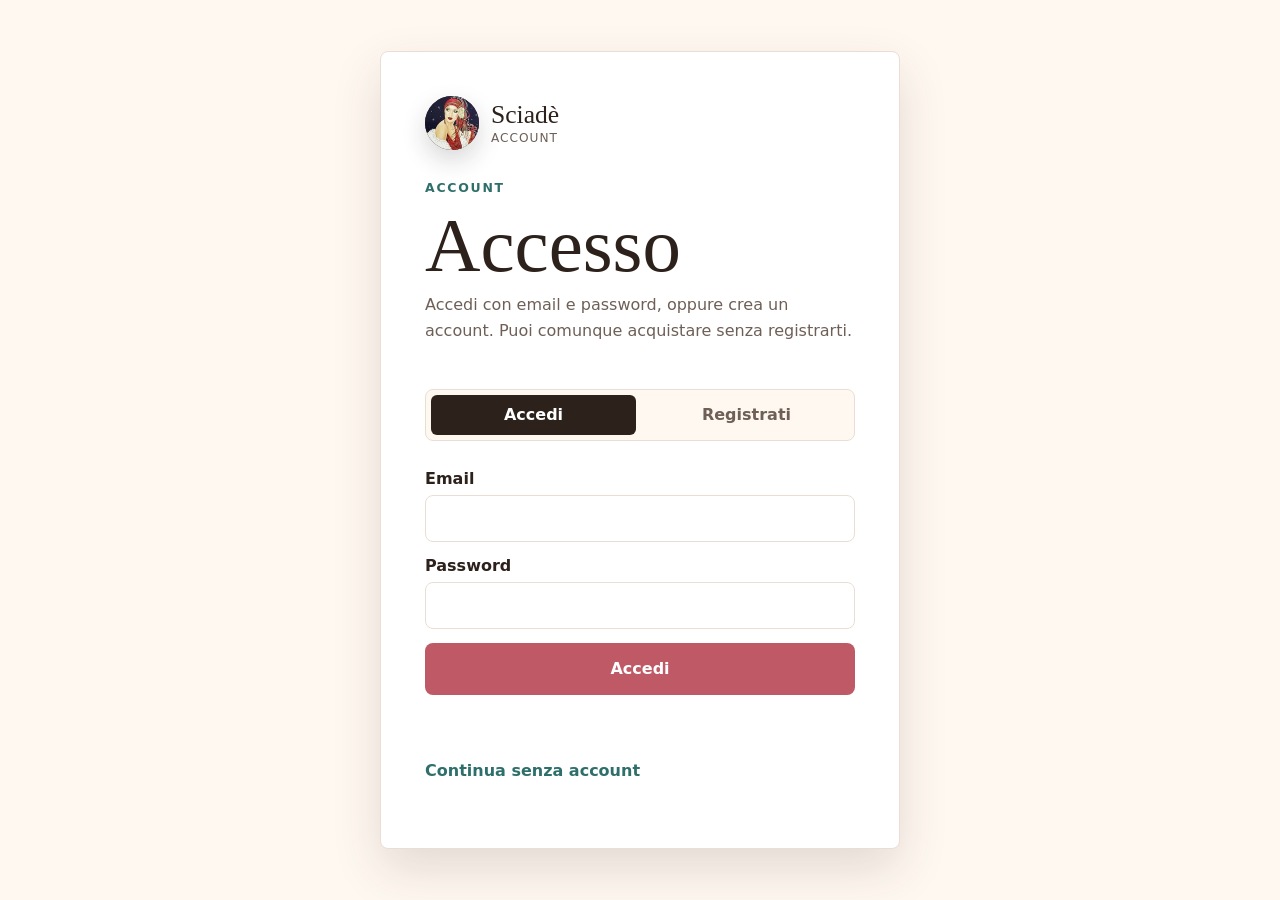
<file: frontend/login.html>
<!doctype html>
<html lang="it">
  <head>
    <meta charset="utf-8" />
    <meta name="viewport" content="width=device-width, initial-scale=1" />
    <title>Accesso | Sciadè</title>
    <meta name="description" content="Accesso all'account Sciadè." />
    <link rel="stylesheet" href="styles.css?v=24" />
  </head>
  <body>
    <main class="login-shell">
      <section class="login-card">
        <a class="brand" href="index.html#shop" aria-label="Homepage Sciadè">
          <span class="brand-mark" aria-hidden="true">
            <img src="assets/sciade-logo.jpg" alt="" />
          </span>
          <span>
            <strong>Sciadè</strong>
            <small>account</small>
          </span>
        </a>
        <div>
          <p class="eyebrow">Account</p>
          <h1>Accesso</h1>
          <p>Accedi con email e password, oppure crea un account. Puoi comunque acquistare senza registrarti.</p>
        </div>
        <div class="auth-tabs" role="tablist" aria-label="Modalità account">
          <button class="is-active" type="button" data-auth-mode="login">Accedi</button>
          <button type="button" data-auth-mode="signup">Registrati</button>
        </div>
        <form class="login-form" data-login-form>
          <input name="mode" type="hidden" value="login" />
          <label>
            Email
            <input name="email" type="email" autocomplete="email" required />
          </label>
          <div class="signup-fields is-hidden" data-signup-fields>
            <label>
              Nome
              <input name="firstName" type="text" autocomplete="given-name" />
            </label>
            <label>
              Cognome
              <input name="lastName" type="text" autocomplete="family-name" />
            </label>
            <label>
              Data di nascita
              <input name="birthdate" type="date" autocomplete="bday" />
            </label>
          </div>
          <label>
            Password
            <input name="password" type="password" autocomplete="current-password" required />
          </label>
          <button class="submit-order" type="submit" data-auth-submit>Accedi</button>
          <p class="form-message" data-login-message role="status"></p>
        </form>
        <a class="back-link" href="index.html#shop">Continua senza account</a>
      </section>
    </main>

    <script src="login.js?v=16"></script>
  </body>
</html>
</file>
<file: frontend/styles.css>
:root {
  color-scheme: light;
  --ink: #2d211c;
  --muted: #6e5f57;
  --paper: #fff8f1;
  --surface: #ffffff;
  --line: #eaded4;
  --rose: #bf5966;
  --teal: #2f6f6b;
  --gold: #b78a50;
  --shadow: 0 20px 50px rgba(55, 38, 30, 0.14);
}

* {
  box-sizing: border-box;
}

html {
  scroll-behavior: smooth;
}

body {
  margin: 0;
  min-width: 320px;
  background: var(--paper);
  color: var(--ink);
  font-family: Inter, ui-sans-serif, system-ui, -apple-system, BlinkMacSystemFont, "Segoe UI", sans-serif;
}

button,
input,
textarea,
select {
  font: inherit;
}

a {
  color: inherit;
  text-decoration: none;
}

img {
  display: block;
  max-width: 100%;
}

.is-hidden {
  display: none !important;
}

.site-header {
  position: sticky;
  top: 0;
  z-index: 20;
  display: grid;
  grid-template-columns: auto 1fr auto;
  gap: 28px;
  align-items: center;
  padding: 18px clamp(16px, 4vw, 58px);
  background: rgba(255, 250, 246, 0.94);
  border-bottom: 1px solid rgba(231, 222, 212, 0.8);
  backdrop-filter: blur(16px);
}

.brand {
  display: inline-flex;
  gap: 12px;
  align-items: center;
}

.brand-mark {
  display: grid;
  place-items: center;
  width: 54px;
  height: 54px;
  border-radius: 50%;
  background: var(--ink);
  color: var(--paper);
  box-shadow: 0 10px 24px rgba(37, 33, 31, 0.18);
}

.brand-mark img {
  width: 100%;
  height: 100%;
  border-radius: 50%;
  object-fit: cover;
}

.brand-mark svg {
  width: 34px;
  height: 34px;
  fill: currentColor;
}

.brand strong,
.brand small {
  display: block;
  line-height: 1.1;
}

.brand strong {
  font-family: Georgia, "Times New Roman", serif;
  font-size: clamp(1.45rem, 2vw, 2rem);
  font-weight: 500;
}

.brand small {
  margin-top: 3px;
  color: var(--muted);
  font-size: 0.76rem;
  text-transform: uppercase;
  letter-spacing: 0.08em;
}

.main-nav {
  justify-self: center;
  display: flex;
  gap: clamp(10px, 2.2vw, 34px);
  padding: 0;
  border: 0;
  border-radius: 0;
  background: transparent;
}

.main-nav a,
.cart-button,
.cart-icon-button,
.tab {
  border: 0;
  cursor: pointer;
}

.main-nav a {
  padding: 8px 2px;
  border-radius: 0;
  color: var(--ink);
  font-family: Georgia, "Times New Roman", serif;
  font-size: 1rem;
}

.main-nav a:hover {
  background: transparent;
  color: var(--rose);
}

.cart-button {
  display: inline-flex;
  gap: 8px;
  align-items: center;
  justify-content: center;
  min-height: 42px;
  padding: 0 14px;
  border-radius: 8px;
  background: var(--ink);
  color: white;
}

.cart-button strong {
  display: grid;
  place-items: center;
  min-width: 24px;
  height: 24px;
  border-radius: 999px;
  background: var(--rose);
  font-size: 0.8rem;
}

.header-actions {
  justify-self: end;
  display: inline-flex;
  gap: 12px;
  align-items: center;
}

.account-link {
  display: inline-flex;
  align-items: center;
  min-height: 48px;
  padding: 0 22px;
  border: 1px solid var(--line);
  border-radius: 8px;
  background: rgba(255, 255, 255, 0.58);
  color: var(--ink);
  font-weight: 800;
}

.cart-icon-button {
  position: relative;
  display: grid;
  place-items: center;
  width: 48px;
  height: 48px;
  padding: 0;
  border: 1px solid transparent;
  border-radius: 8px;
  background: transparent;
  color: var(--ink);
}

.cart-icon-button:hover {
  border-color: var(--line);
  background: rgba(255, 255, 255, 0.58);
}

.cart-bag-icon {
  position: relative;
  width: 20px;
  height: 18px;
  border: 1.8px solid currentColor;
  border-radius: 2px 2px 4px 4px;
}

.cart-bag-icon::before {
  content: "";
  position: absolute;
  left: 4px;
  right: 4px;
  top: -7px;
  height: 10px;
  border: 1.8px solid currentColor;
  border-bottom: 0;
  border-radius: 999px 999px 0 0;
}

.cart-count-badge {
  position: absolute;
  top: 1px;
  right: -2px;
  display: grid;
  place-items: center;
  min-width: 20px;
  height: 20px;
  padding: 0 5px;
  border: 2px solid var(--paper);
  border-radius: 999px;
  background: var(--rose);
  color: #fff;
  font-size: 0.72rem;
  line-height: 1;
}

.admin-header-actions {
  display: inline-flex;
  gap: 8px;
  align-items: center;
}

.logout-button {
  min-height: 42px;
  border: 1px solid var(--line);
  border-radius: 8px;
  background: #fff;
  color: var(--ink);
  cursor: pointer;
  font-weight: 800;
  padding: 0 14px;
}

main {
  overflow: hidden;
}

.hero {
  position: relative;
  display: grid;
  align-items: center;
  min-height: min(650px, calc(100vh - 92px));
  padding: clamp(38px, 6vw, 72px) clamp(20px, 5vw, 86px) clamp(22px, 3vw, 36px);
  background:
    linear-gradient(
      90deg,
      rgba(255, 248, 241, 0.98) 0%,
      rgba(255, 248, 241, 0.88) 28%,
      rgba(255, 248, 241, 0.22) 48%,
      rgba(255, 248, 241, 0) 64%
    ),
    url("assets/sciade-hero-bag.png");
  background-position: center 54%;
  background-repeat: no-repeat;
  background-size: cover;
}

.hero-copy {
  display: grid;
  gap: 0;
  max-width: 590px;
}

.eyebrow {
  margin: 0 0 12px;
  color: var(--teal);
  font-weight: 800;
  font-size: 0.78rem;
  letter-spacing: 0.14em;
  text-transform: uppercase;
}

h1,
h2,
h3,
p {
  margin-top: 0;
}

h1,
h2 {
  font-family: Georgia, "Times New Roman", serif;
  font-weight: 500;
}

h1 {
  margin-bottom: 16px;
  font-size: clamp(3.8rem, 7.2vw, 7.4rem);
  line-height: 0.9;
}

h2 {
  margin-bottom: 14px;
  font-size: clamp(2rem, 4.4vw, 4.2rem);
  line-height: 1;
}

h3 {
  margin-bottom: 8px;
  font-size: 1.05rem;
}

p {
  color: var(--muted);
  line-height: 1.65;
}

.hero-copy > p:not(.eyebrow) {
  max-width: 560px;
  font-size: 1.08rem;
}

.hero-actions {
  display: flex;
  flex-wrap: wrap;
  gap: 12px;
  margin-top: 28px;
}

.primary-link,
.secondary-link,
.checkout-link,
.submit-order,
.add-button {
  display: inline-flex;
  align-items: center;
  justify-content: center;
  min-height: 46px;
  border-radius: 8px;
  font-weight: 800;
}

.primary-link,
.submit-order,
.add-button {
  border: 0;
  background: var(--rose);
  color: #fff;
}

.primary-link,
.secondary-link {
  padding: 0 20px;
}

.secondary-link {
  border: 1px solid var(--line);
  background: #fff;
  color: var(--ink);
}

.hero-feature-strip {
  display: grid;
  grid-template-columns: repeat(3, minmax(0, 1fr));
  gap: 14px;
  max-width: 760px;
  margin-top: clamp(24px, 4.8vw, 52px);
  padding-top: 18px;
  border-top: 1px solid rgba(183, 138, 80, 0.28);
}

.hero-feature-strip div {
  display: grid;
  gap: 4px;
  padding-right: 14px;
  border-right: 1px solid rgba(183, 138, 80, 0.24);
}

.hero-feature-strip div:last-child {
  border-right: 0;
}

.hero-feature-strip strong {
  color: var(--ink);
  font-size: 0.74rem;
  text-transform: uppercase;
  letter-spacing: 0.06em;
}

.hero-feature-strip span {
  color: #4e4039;
  font-size: 0.78rem;
  line-height: 1.38;
}

.story,
.shop,
.contact,
.checkout-page {
  padding: clamp(44px, 7vw, 88px) clamp(16px, 5vw, 72px);
}

.admin-page {
  padding: clamp(44px, 7vw, 88px) clamp(16px, 5vw, 72px);
}

.admin-products {
  background: #fff;
  border-top: 1px solid var(--line);
}

.orders-list {
  display: grid;
  gap: 18px;
}

.order-card {
  border: 1px solid var(--line);
  border-radius: 8px;
  background: #fff;
  box-shadow: 0 12px 32px rgba(55, 38, 30, 0.08);
  padding: clamp(18px, 3vw, 28px);
}

.order-card-header {
  display: flex;
  gap: 18px;
  align-items: start;
  justify-content: space-between;
  padding-bottom: 16px;
  border-bottom: 1px solid var(--line);
}

.order-card-header h2 {
  margin-bottom: 8px;
  font-size: clamp(1.8rem, 3vw, 2.6rem);
}

.order-actions {
  display: grid;
  gap: 10px;
  justify-items: end;
}

.order-actions > strong {
  color: var(--teal);
  font-size: 1.35rem;
}

.order-actions button {
  min-height: 38px;
  border: 1px solid var(--line);
  border-radius: 8px;
  background: var(--paper);
  color: var(--ink);
  cursor: pointer;
  font-weight: 800;
  padding: 0 14px;
}

.order-actions button:disabled {
  cursor: progress;
  opacity: 0.7;
}

.login-shell {
  display: grid;
  place-items: center;
  min-height: 100vh;
  padding: clamp(18px, 4vw, 48px);
}

.login-card {
  display: grid;
  gap: 28px;
  width: min(520px, 100%);
  border: 1px solid var(--line);
  border-radius: 8px;
  background: #fff;
  box-shadow: var(--shadow);
  padding: clamp(24px, 5vw, 44px);
}

.login-card h1 {
  margin-bottom: 12px;
  font-size: clamp(2.6rem, 7vw, 4.8rem);
}

.login-form {
  display: grid;
  gap: 14px;
}

.login-form label {
  display: grid;
  gap: 7px;
  font-weight: 800;
}

.signup-fields {
  display: grid;
  gap: 14px;
}

.auth-tabs {
  display: grid;
  grid-template-columns: repeat(2, minmax(0, 1fr));
  gap: 8px;
  padding: 5px;
  border: 1px solid var(--line);
  border-radius: 8px;
  background: var(--paper);
}

.auth-tabs button {
  min-height: 40px;
  border: 0;
  border-radius: 6px;
  background: transparent;
  color: var(--muted);
  cursor: pointer;
  font-weight: 800;
}

.auth-tabs button.is-active {
  background: var(--ink);
  color: #fff;
}

.order-grid {
  display: grid;
  grid-template-columns: repeat(3, minmax(0, 1fr));
  gap: 18px;
  padding-top: 18px;
}

.order-grid p {
  margin-bottom: 6px;
}

.admin-line {
  display: flex;
  gap: 12px;
  justify-content: space-between;
  padding-block: 8px;
  border-bottom: 1px solid var(--line);
}

.product-form {
  display: grid;
  grid-template-columns: repeat(3, minmax(0, 1fr));
  gap: 16px;
  margin-bottom: 28px;
  padding: clamp(18px, 3vw, 28px);
  border: 1px solid var(--line);
  border-radius: 8px;
  background: var(--paper);
}

.product-form label {
  display: grid;
  gap: 7px;
  color: var(--ink);
  font-weight: 800;
}

.product-form-actions {
  grid-column: 1 / -1;
  display: flex;
  flex-wrap: wrap;
  gap: 10px;
  align-items: center;
}

.products-admin-grid {
  display: grid;
  gap: 14px;
}

.product-admin-card {
  display: grid;
  grid-template-columns: 140px minmax(0, 1fr) auto;
  gap: 18px;
  align-items: center;
  border: 1px solid var(--line);
  border-radius: 8px;
  background: #fff;
  padding: 14px;
}

.product-admin-card img {
  width: 140px;
  aspect-ratio: 1 / 1;
  border-radius: 8px;
  object-fit: cover;
  background: #f3ebe2;
}

.product-admin-card h2 {
  margin-bottom: 8px;
  font-size: clamp(1.4rem, 2.2vw, 2rem);
}

.product-admin-card p {
  margin-bottom: 8px;
}

.product-admin-card strong {
  color: var(--teal);
}

.product-admin-actions {
  display: grid;
  gap: 8px;
}

.product-admin-actions button {
  min-height: 38px;
  border: 1px solid var(--line);
  border-radius: 8px;
  background: var(--paper);
  color: var(--ink);
  cursor: pointer;
  font-weight: 800;
  padding: 0 14px;
  white-space: nowrap;
}

.story {
  background: linear-gradient(180deg, #fffaf5 0%, #fff 100%);
  border-block: 1px solid var(--line);
}

.story-layout {
  display: grid;
  grid-template-columns: minmax(280px, 0.72fr) minmax(680px, 1.58fr);
  gap: clamp(24px, 3.5vw, 52px);
  align-items: start;
}

.story-intro {
  position: sticky;
  top: 112px;
  display: grid;
  gap: 20px;
}

.story-intro h2 {
  max-width: 620px;
  margin-bottom: 0;
  font-size: clamp(3rem, 5vw, 5.2rem);
}

.story-intro h3 {
  color: var(--gold);
  font-family: inherit;
  font-size: clamp(1.25rem, 2vw, 1.65rem);
  line-height: 1.35;
}

.story-intro p {
  max-width: 560px;
  margin-bottom: 0;
  color: #4d443e;
}

.title-rule {
  width: 46px;
  height: 2px;
  background: var(--gold);
}

.timeline {
  position: relative;
  display: grid;
  gap: clamp(18px, 2.6vw, 30px);
  padding-left: 0;
}

.timeline::before {
  content: "";
  position: absolute;
  top: 10px;
  bottom: 10px;
  left: 102px;
  width: 1px;
  background: rgba(183, 138, 80, 0.34);
}

.timeline article {
  position: relative;
  display: grid;
  grid-template-columns: 82px minmax(380px, 1fr) minmax(180px, 200px);
  gap: 38px;
  align-items: start;
}

.timeline article::before {
  content: "";
  position: absolute;
  top: 8px;
  left: 96px;
  width: 13px;
  height: 13px;
  border-radius: 50%;
  background: var(--gold);
  box-shadow: 0 0 0 7px #fffaf5;
}

.timeline-year {
  color: var(--teal);
  font-weight: 900;
  font-size: 1.02rem;
  text-align: right;
  white-space: nowrap;
}

.timeline h3 {
  margin-bottom: 8px;
  font-family: Georgia, "Times New Roman", serif;
  font-size: clamp(1.15rem, 1.7vw, 1.5rem);
}

.timeline p {
  max-width: 560px;
  margin-bottom: 0;
  color: #3f3732;
  font-size: 0.95rem;
  line-height: 1.55;
}

.timeline article img {
  width: 100%;
  aspect-ratio: 16 / 9;
  border-radius: 8px;
  object-fit: cover;
  box-shadow: 0 18px 42px rgba(55, 38, 30, 0.12);
}

.section-heading {
  display: flex;
  gap: 18px;
  align-items: end;
  justify-content: space-between;
  margin-bottom: 28px;
}

.category-tabs {
  display: flex;
  flex-wrap: wrap;
  gap: 8px;
  justify-content: flex-end;
}

.tab {
  min-height: 40px;
  padding: 0 14px;
  border-radius: 8px;
  background: #fff;
  color: var(--muted);
  border: 1px solid var(--line);
}

.tab.is-active {
  background: var(--teal);
  border-color: var(--teal);
  color: #fff;
}

.product-grid {
  display: grid;
  grid-template-columns: repeat(3, minmax(0, 1fr));
  gap: 18px;
}

.product-card {
  display: grid;
  grid-template-rows: auto minmax(250px, 1fr);
  min-width: 0;
  overflow: hidden;
  border: 1px solid var(--line);
  border-radius: 8px;
  background: var(--surface);
  box-shadow: 0 12px 32px rgba(55, 38, 30, 0.08);
}

.product-card figure {
  margin: 0;
  background: #f3ebe2;
  aspect-ratio: 1 / 1;
}

.product-card img {
  width: 100%;
  height: 100%;
  object-fit: cover;
}

.product-body {
  display: grid;
  grid-template-rows: 1fr auto;
  gap: 12px;
  padding: 18px;
}

.product-meta {
  display: grid;
  grid-template-columns: minmax(0, 1fr) auto;
  gap: 10px;
  align-items: start;
  justify-content: space-between;
}

.product-price {
  flex: 0 0 auto;
  color: var(--teal);
  font-weight: 900;
}

.product-body p {
  margin: 0;
  font-size: 0.94rem;
}

.add-button {
  width: 100%;
  min-height: 46px;
  margin-top: auto;
  cursor: pointer;
}

.contact {
  display: grid;
  grid-template-columns: minmax(0, 1fr) minmax(280px, 0.8fr);
  gap: 28px;
  align-items: center;
  background: var(--ink);
  color: #fff;
}

.contact p {
  color: rgba(255, 255, 255, 0.74);
}

.commission-copy {
  display: grid;
  gap: 10px;
  margin-top: 24px;
  padding-top: 22px;
  border-top: 1px solid rgba(255, 255, 255, 0.18);
}

.commission-copy h3 {
  margin-bottom: 2px;
  color: #fff;
  font-family: Georgia, "Times New Roman", serif;
  font-size: clamp(1.45rem, 2.4vw, 2.1rem);
}

.commission-copy p {
  margin-bottom: 0;
}

.contact-list {
  display: grid;
  gap: 10px;
}

.contact-list a {
  display: flex;
  align-items: center;
  min-height: 48px;
  padding: 0 16px;
  border: 1px solid rgba(255, 255, 255, 0.2);
  border-radius: 8px;
  background: rgba(255, 255, 255, 0.08);
  color: #fff;
  font-weight: 800;
}

.checkout-page {
  display: grid;
  grid-template-columns: minmax(280px, 0.8fr) minmax(300px, 1.2fr);
  gap: clamp(24px, 5vw, 64px);
  min-height: calc(100vh - 76px);
  background: #fff;
}

.checkout-page h1 {
  margin-bottom: 16px;
  font-size: clamp(2.6rem, 6vw, 5.5rem);
  line-height: 0.95;
}

.back-link {
  display: inline-flex;
  margin-bottom: 24px;
  color: var(--teal);
  font-weight: 900;
}

.checkout-contact {
  font-weight: 800;
}

.checkout-contact a {
  color: var(--teal);
}

.mini-cart {
  margin-top: 24px;
  padding: 18px;
  border: 1px solid var(--line);
  border-radius: 8px;
  background: var(--paper);
}

.mini-cart-row,
.cart-line {
  display: flex;
  gap: 12px;
  align-items: center;
  justify-content: space-between;
  padding-block: 8px;
  border-bottom: 1px solid rgba(231, 222, 212, 0.75);
}

.mini-cart-row:last-child,
.cart-line:last-child {
  border-bottom: 0;
}

.checkout-form {
  display: grid;
  grid-template-columns: repeat(2, minmax(0, 1fr));
  gap: 16px;
}

.checkout-auth-card {
  display: grid;
  gap: 22px;
  align-self: start;
  border: 1px solid var(--line);
  border-radius: 8px;
  background: var(--paper);
  box-shadow: 0 12px 32px rgba(55, 38, 30, 0.08);
  padding: clamp(18px, 3vw, 28px);
}

.checkout-auth-card h2 {
  margin-bottom: 8px;
  font-size: clamp(1.8rem, 3vw, 2.6rem);
}

.checkout-auth-actions {
  display: flex;
  flex-wrap: wrap;
  gap: 10px;
}

.checkout-auth-actions .secondary-link {
  cursor: pointer;
}

.checkout-identity {
  display: grid;
  grid-template-columns: repeat(3, minmax(0, 1fr));
  gap: 16px;
}

.checkout-form label {
  display: grid;
  gap: 7px;
  color: var(--ink);
  font-weight: 800;
}

.field-wide,
.checkout-note,
.submit-order,
.form-message {
  grid-column: 1 / -1;
}

.checkout-note {
  margin: 0;
  padding: 14px 16px;
  border-left: 4px solid var(--gold);
  background: #fff7eb;
  color: var(--muted);
}

input,
textarea,
select {
  width: 100%;
  border: 1px solid var(--line);
  border-radius: 8px;
  background: #fff;
  color: var(--ink);
  padding: 13px 12px;
}

input:focus,
textarea:focus,
select:focus {
  outline: 3px solid rgba(38, 113, 111, 0.18);
  border-color: var(--teal);
}

.submit-order {
  cursor: pointer;
  min-height: 52px;
  font-size: 1rem;
}

.form-message {
  min-height: 24px;
  margin: 0;
  font-weight: 800;
}

.account-page {
  min-height: calc(100vh - 76px);
  padding: clamp(44px, 7vw, 88px) clamp(16px, 5vw, 72px);
  background: #fff;
}

.account-hero {
  max-width: 760px;
  margin-bottom: clamp(28px, 5vw, 52px);
}

.account-hero h1 {
  margin-bottom: 16px;
  font-size: clamp(3rem, 7vw, 6.5rem);
}

.account-grid {
  display: grid;
  grid-template-columns: minmax(280px, 1fr) minmax(280px, 0.9fr);
  gap: 18px;
  align-items: start;
}

.account-card {
  border: 1px solid var(--line);
  border-radius: 8px;
  background: var(--paper);
  box-shadow: 0 12px 32px rgba(55, 38, 30, 0.08);
  padding: clamp(18px, 3vw, 28px);
}

.account-card h2 {
  margin-bottom: 8px;
  font-size: clamp(1.8rem, 3vw, 2.6rem);
}

.account-form {
  display: grid;
  gap: 14px;
}

.account-form label {
  display: grid;
  gap: 7px;
  font-weight: 800;
}

.cart-panel {
  position: fixed;
  inset: 0 0 0 auto;
  z-index: 40;
  display: flex;
  flex-direction: column;
  width: min(420px, 100vw);
  padding: 20px;
  background: #fff;
  box-shadow: var(--shadow);
  transform: translateX(105%);
  transition: transform 180ms ease;
}

.cart-panel.is-open {
  transform: translateX(0);
}

.cart-panel-header {
  display: flex;
  align-items: center;
  justify-content: space-between;
  padding-bottom: 14px;
  border-bottom: 1px solid var(--line);
}

.cart-panel-header h2 {
  margin: 0;
  font-size: 2rem;
}

.cart-panel-header button {
  display: grid;
  place-items: center;
  width: 42px;
  height: 42px;
  border: 1px solid var(--line);
  border-radius: 8px;
  background: #fff;
  cursor: pointer;
  font-size: 1.6rem;
}

.cart-items {
  flex: 1;
  overflow: auto;
  padding-block: 14px;
}

.cart-line strong,
.mini-cart-row strong {
  display: block;
}

.cart-line small,
.mini-cart-row small {
  color: var(--muted);
}

.quantity-tools {
  display: inline-flex;
  align-items: center;
  gap: 8px;
  margin-top: 8px;
}

.quantity-tools button {
  display: grid;
  place-items: center;
  width: 28px;
  height: 28px;
  border: 1px solid var(--line);
  border-radius: 6px;
  background: var(--paper);
  cursor: pointer;
}

.cart-total {
  display: flex;
  justify-content: space-between;
  padding-block: 18px;
  border-top: 1px solid var(--line);
  font-size: 1.15rem;
}

.checkout-link {
  background: var(--ink);
  color: #fff;
}

.scrim {
  position: fixed;
  inset: 0;
  z-index: 30;
  background: rgba(37, 33, 31, 0.38);
  opacity: 0;
  pointer-events: none;
  transition: opacity 180ms ease;
}

.scrim.is-open {
  opacity: 1;
  pointer-events: auto;
}

@media (max-width: 900px) {
  .site-header {
    grid-template-columns: 1fr auto;
  }

  .main-nav {
    display: none;
  }

  .hero,
  .story-layout,
  .contact,
  .order-grid,
  .account-grid,
  .product-form,
  .product-admin-card,
  .checkout-page {
    grid-template-columns: 1fr;
  }

  .story-intro {
    position: static;
  }

  .timeline {
    padding-left: 0;
  }

  .timeline::before {
    left: 100px;
  }

  .timeline article {
    grid-template-columns: 74px minmax(260px, 1fr) minmax(150px, 200px);
    gap: 40px;
  }

  .timeline article::before {
    left: 94px;
  }

  .timeline-year {
    text-align: right;
  }

  .timeline article img {
    align-self: start;
  }

  .product-admin-card img {
    width: 100%;
  }

  .hero {
    min-height: min(620px, calc(100vh - 88px));
    background:
      linear-gradient(
        180deg,
        rgba(255, 248, 241, 0.98) 0%,
        rgba(255, 248, 241, 0.9) 46%,
        rgba(255, 248, 241, 0.3) 100%
      ),
      url("assets/sciade-hero-bag.png");
    background-position: center right;
    background-repeat: no-repeat;
    background-size: cover;
  }

  .hero-feature-strip {
    grid-template-columns: 1fr;
    max-width: 520px;
    margin-top: 32px;
  }

  .hero-feature-strip div {
    padding-right: 0;
    padding-bottom: 12px;
    border-right: 0;
    border-bottom: 1px solid rgba(183, 138, 80, 0.24);
  }

  .hero-feature-strip div:last-child {
    border-bottom: 0;
  }

  .section-heading {
    display: grid;
    align-items: start;
  }

  .category-tabs {
    justify-content: start;
  }

  .product-grid {
    grid-template-columns: repeat(2, minmax(0, 1fr));
  }
}

@media (max-width: 620px) {
  .site-header {
    gap: 12px;
  }

  .brand small {
    display: none;
  }

  .brand strong {
    font-size: 1rem;
  }

  .brand-mark {
    width: 40px;
    height: 40px;
  }

  .header-actions {
    gap: 8px;
  }

  .account-link {
    min-height: 38px;
    padding: 0 10px;
    font-size: 0.9rem;
  }

  .hero {
    min-height: auto;
    padding-top: 38px;
    background-position: center right 35%;
  }

  .hero-copy > p:not(.eyebrow) {
    font-size: 1rem;
  }

  .timeline {
    gap: 22px;
  }

  .timeline::before {
    left: 10px;
  }

  .timeline article {
    grid-template-columns: 1fr;
    gap: 8px;
    padding-left: 32px;
  }

  .timeline article::before {
    left: 4px;
  }

  .timeline-year {
    text-align: left;
  }

  .admin-header-actions {
    gap: 6px;
  }

  .logout-button {
    min-height: 40px;
    padding: 0 10px;
  }

  .product-grid,
  .checkout-form,
  .checkout-identity {
    grid-template-columns: 1fr;
  }

  .field-wide,
  .product-form-actions,
  .checkout-note,
  .submit-order,
  .form-message {
    grid-column: auto;
  }
}
</file>
